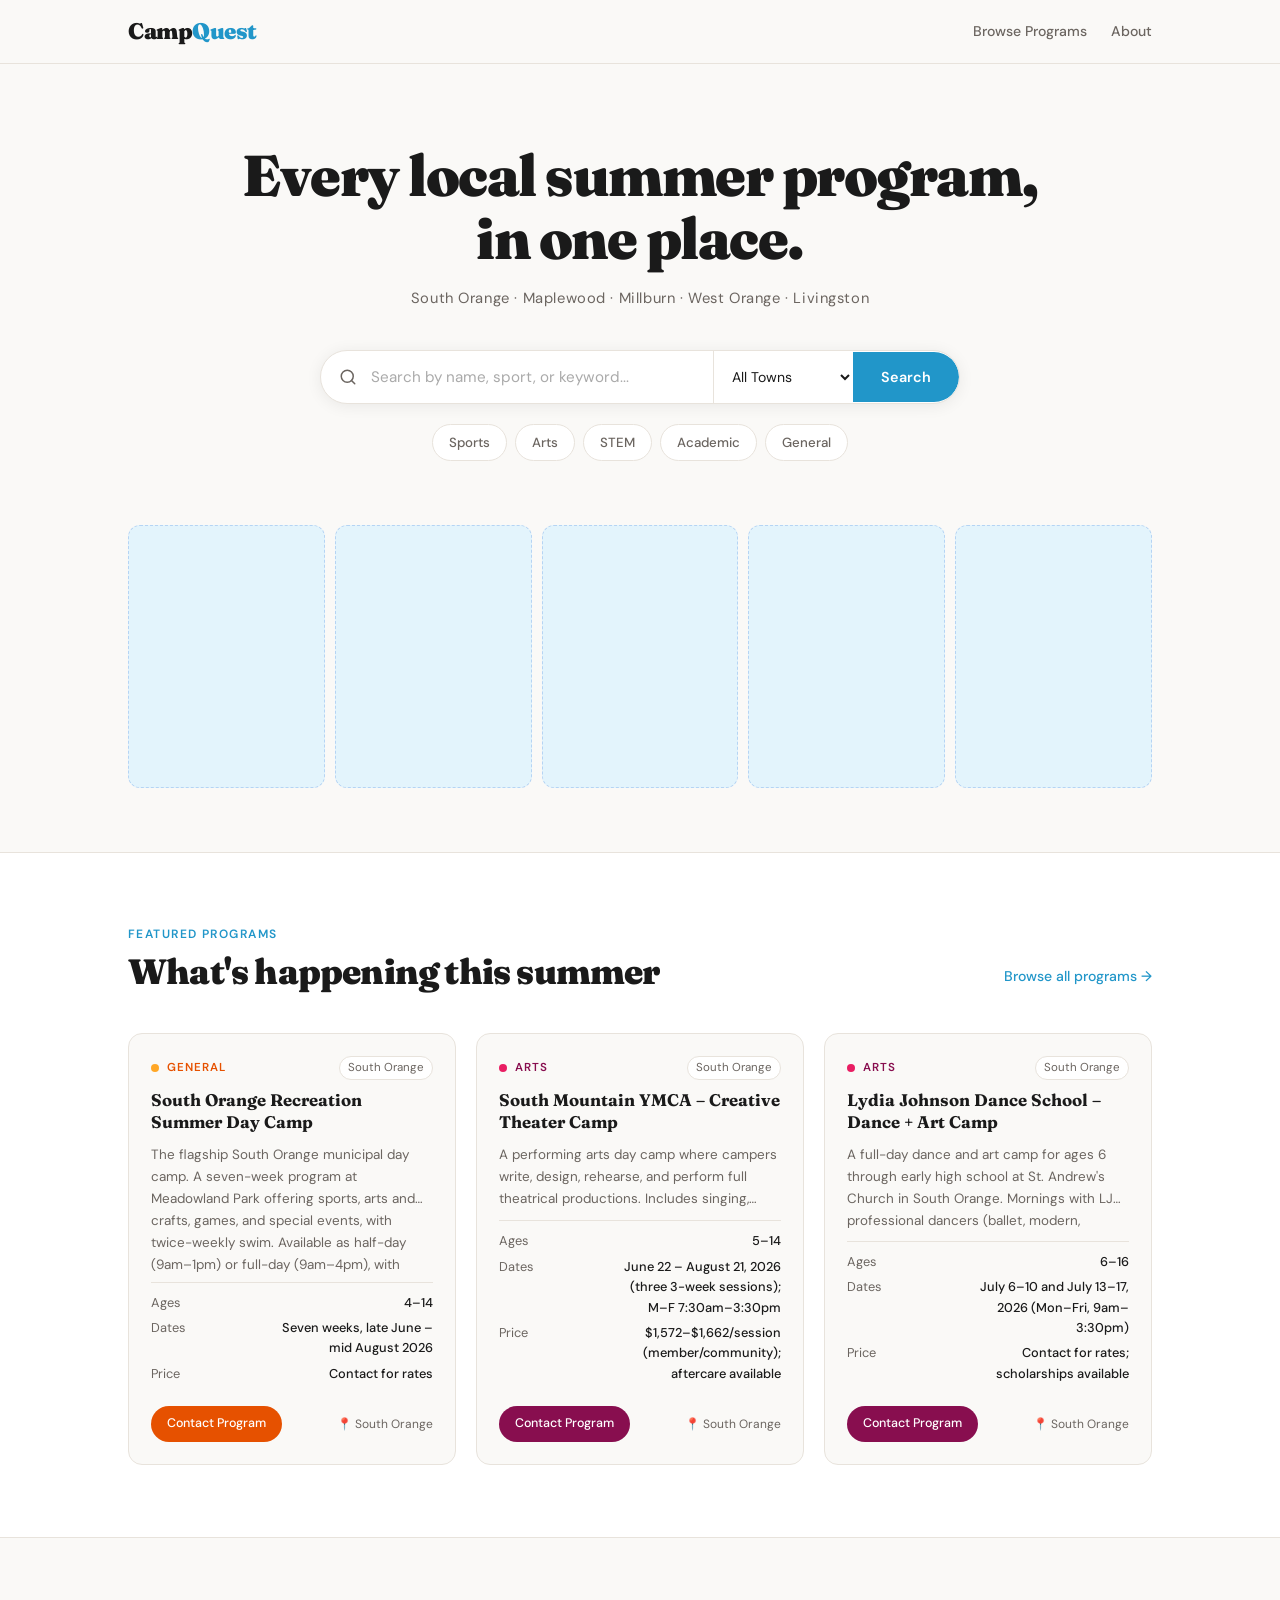
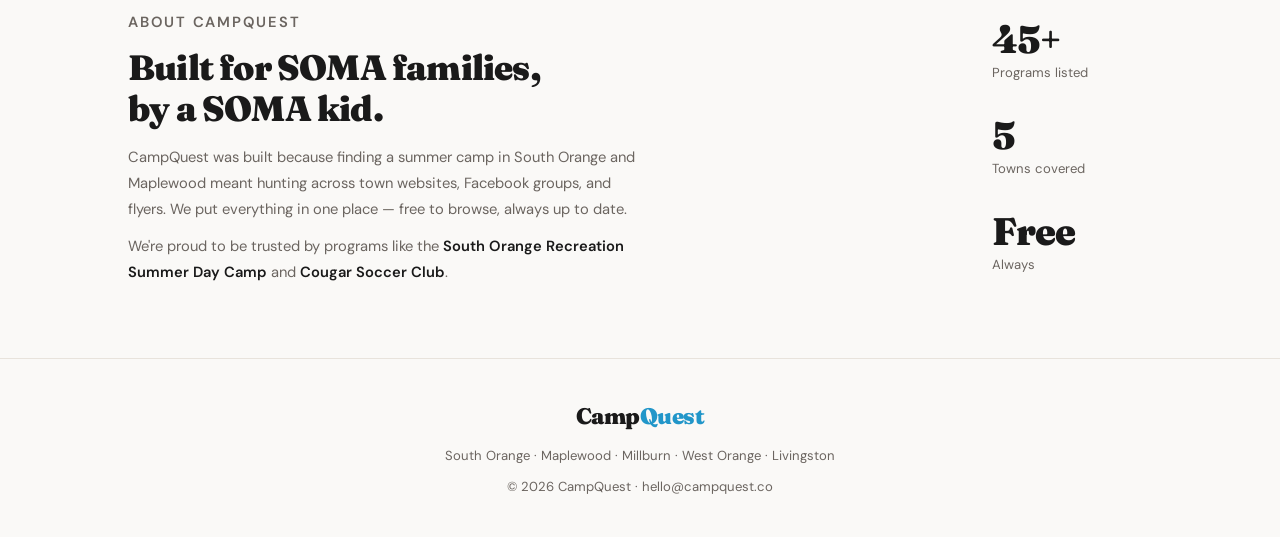
<file: index.html>
<!DOCTYPE html>
<html lang="en">
<head>
  <meta charset="UTF-8" />
  <meta name="viewport" content="width=device-width, initial-scale=1.0"/>
  <title>CampQuest — Every Local Summer Program, In One Place</title>
  <link href="https://fonts.googleapis.com/css2?family=Fraunces:ital,wght@0,400;0,700;0,900;1,400&family=DM+Sans:wght@300;400;500&display=swap" rel="stylesheet"/>
  <style>
:root {
  --cream: #faf9f7;
  --ink: #1a1a1a;
  --terra: #2196C9;
  --terra-light: #E3F4FC;
  --moss: #185FA5;
  --mid: #6b6560;
  --border: #e8e3dc;
  --card-radius: 14px;
  --nav-h: 64px;
}
*, *::before, *::after { box-sizing: border-box; margin: 0; padding: 0; }
html { scroll-behavior: smooth; }
body { font-family: 'DM Sans', sans-serif; background: var(--cream); color: var(--ink); font-size: 16px; line-height: 1.6; }

nav { position: sticky; top: 0; z-index: 100; background: var(--cream); border-bottom: 1px solid var(--border); height: var(--nav-h); }
.nav-inner { max-width: 1080px; margin: 0 auto; padding: 0 28px; height: 100%; display: flex; align-items: center; justify-content: space-between; }
.logo { font-family: 'Fraunces', serif; font-size: 1.4rem; font-weight: 900; color: var(--ink); text-decoration: none; letter-spacing: -0.5px; }
.logo span { color: var(--terra); }
.nav-links { display: flex; gap: 24px; align-items: center; }
.nav-links a { font-size: 0.88rem; font-weight: 500; color: var(--mid); text-decoration: none; transition: color 0.15s; }
.nav-links a:hover { color: var(--ink); }

.hero { max-width: 1080px; margin: 0 auto; padding: 80px 28px 64px; text-align: center; }
h1 { font-family: 'Fraunces', serif; font-size: clamp(2.4rem, 5vw, 3.6rem); font-weight: 900; line-height: 1.1; letter-spacing: -1.5px; color: var(--ink); margin-bottom: 16px; }
.hero-sub { font-size: 0.92rem; color: var(--mid); letter-spacing: 0.04em; margin-bottom: 40px; }

.hero-search { display: flex; justify-content: center; margin-bottom: 20px; }
.search-box { display: flex; align-items: center; width: 100%; max-width: 640px; background: white; border: 1.5px solid var(--border); border-radius: 50px; box-shadow: 0 2px 16px rgba(0,0,0,0.07); overflow: hidden; transition: box-shadow 0.2s, border-color 0.2s; }
.search-box:focus-within { border-color: var(--terra); box-shadow: 0 4px 24px rgba(33,150,201,0.12); }
.search-icon { margin-left: 18px; color: var(--mid); flex-shrink: 0; }
.search-box input { flex: 1; padding: 16px 14px; border: none; outline: none; font-family: 'DM Sans', sans-serif; font-size: 0.95rem; color: var(--ink); background: transparent; }
.search-box input::placeholder { color: #aaa; }
.search-box select { padding: 0 14px; border: none; border-left: 1px solid var(--border); outline: none; font-family: 'DM Sans', sans-serif; font-size: 0.88rem; color: var(--ink); background: transparent; cursor: pointer; height: 100%; min-width: 140px; }
.search-box button { padding: 16px 28px; background: var(--terra); color: white; border: none; font-family: 'DM Sans', sans-serif; font-size: 0.9rem; font-weight: 600; cursor: pointer; transition: background 0.15s; white-space: nowrap; border-radius: 0 50px 50px 0; }
.search-box button:hover { background: var(--moss); }

.hero-tags { display: flex; justify-content: center; flex-wrap: wrap; gap: 8px; }
.hero-tags span { padding: 7px 16px; background: white; border: 1px solid var(--border); border-radius: 50px; font-size: 0.83rem; font-weight: 500; cursor: pointer; color: var(--mid); transition: all 0.15s; }
.hero-tags span:hover { border-color: var(--terra); color: var(--terra); background: var(--terra-light); }

.photo-strip { display: grid; grid-template-columns: repeat(5, 1fr); gap: 10px; padding: 0 28px 64px; max-width: 1080px; margin: 0 auto; }
.photo-item { border-radius: 12px; aspect-ratio: 3/4; }
.photo-placeholder { background: var(--terra-light); border: 1.5px dashed #B5D4F4; }

.featured { background: white; padding: 72px 0; border-top: 1px solid var(--border); }
.section-inner { max-width: 1080px; margin: 0 auto; padding: 0 28px; }
.section-label { font-size: 0.75rem; font-weight: 600; letter-spacing: 0.12em; text-transform: uppercase; color: var(--terra); margin-bottom: 8px; }
.featured-header { display: flex; align-items: flex-end; justify-content: space-between; margin-bottom: 40px; }
.featured-header h2 { font-family: 'Fraunces', serif; font-size: clamp(1.6rem, 3vw, 2.2rem); font-weight: 900; letter-spacing: -0.8px; line-height: 1.15; }
.browse-link { font-size: 0.88rem; font-weight: 500; color: var(--terra); text-decoration: none; white-space: nowrap; padding-bottom: 4px; border-bottom: 1px solid transparent; transition: border-color 0.15s; }
.browse-link:hover { border-color: var(--terra); }

.cards-grid { display: grid; grid-template-columns: repeat(auto-fill, minmax(300px, 1fr)); gap: 20px; }
.camp-card { background: var(--cream); border: 1px solid var(--border); border-radius: var(--card-radius); padding: 22px; display: flex; flex-direction: column; gap: 10px; transition: box-shadow 0.2s, transform 0.2s; }
.camp-card:hover { transform: translateY(-3px); box-shadow: 0 8px 32px rgba(33,150,201,0.10); }
.card-top { display: flex; align-items: center; gap: 8px; }
.card-type-dot { width: 8px; height: 8px; border-radius: 50%; background: var(--card-dot, #999); flex-shrink: 0; }
.card-type { font-size: 0.72rem; font-weight: 600; letter-spacing: 0.08em; text-transform: uppercase; color: var(--card-accent, #555); }
.card-town { margin-left: auto; font-size: 0.72rem; color: var(--mid); background: white; padding: 2px 8px; border-radius: 20px; border: 1px solid var(--border); }
.card-name { font-family: 'Fraunces', serif; font-size: 1.05rem; font-weight: 700; color: var(--ink); line-height: 1.3; }
.card-desc { font-size: 0.84rem; color: var(--mid); line-height: 1.65; flex: 1; display: -webkit-box; -webkit-line-clamp: 3; -webkit-box-orient: vertical; overflow: hidden; }
.card-meta { display: flex; flex-direction: column; gap: 5px; padding: 10px 0; border-top: 1px solid var(--border); }
.meta-item { display: flex; justify-content: space-between; font-size: 0.8rem; }
.meta-label { color: var(--mid); }
.meta-val { font-weight: 500; color: var(--ink); text-align: right; max-width: 60%; }
.card-footer { display: flex; align-items: center; justify-content: space-between; gap: 8px; padding-top: 2px; }
.card-btn { display: inline-block; padding: 8px 16px; background: var(--card-accent, #333); color: white; border-radius: 50px; font-size: 0.78rem; font-weight: 500; text-decoration: none; transition: opacity 0.15s; }
.card-btn:hover { opacity: 0.85; }
.card-location { font-size: 0.75rem; color: var(--mid); }

.about-strip { padding: 72px 0; border-top: 1px solid var(--border); }
.about-inner { display: grid; grid-template-columns: 1fr auto; gap: 80px; align-items: center; }
.about-text h2 { font-family: 'Fraunces', serif; font-size: clamp(1.6rem, 3vw, 2.2rem); font-weight: 900; letter-spacing: -0.8px; line-height: 1.15; margin-bottom: 16px; }
.about-text p { font-size: 0.92rem; color: var(--mid); line-height: 1.75; max-width: 520px; margin-bottom: 12px; }
.about-text p:last-child { margin-bottom: 0; }
.about-text strong { color: var(--ink); font-weight: 600; }
.about-stats { display: flex; flex-direction: column; gap: 32px; min-width: 160px; }
.about-stat strong { display: block; font-family: 'Fraunces', serif; font-size: 2.4rem; font-weight: 900; color: var(--ink); line-height: 1; letter-spacing: -1px; }
.about-stat span { font-size: 0.82rem; color: var(--mid); }

footer { border-top: 1px solid var(--border); padding: 40px 0; }
.footer-inner { max-width: 1080px; margin: 0 auto; padding: 0 28px; display: flex; flex-direction: column; align-items: center; gap: 10px; text-align: center; }
.footer-inner p { font-size: 0.82rem; color: var(--mid); }
.footer-small a { color: var(--mid); text-decoration: none; }
.footer-small a:hover { color: var(--terra); }

.dir-header { padding: 56px 0 44px; border-bottom: 1px solid var(--border); }
.dir-header h1 { font-family: 'Fraunces', serif; font-size: 2.6rem; font-weight: 900; letter-spacing: -1.5px; margin-bottom: 6px; }
.dir-header p { color: var(--mid); font-size: 0.92rem; }
.filter-bar { background: white; border-bottom: 1px solid var(--border); padding: 14px 0; position: sticky; top: var(--nav-h); z-index: 50; }
.filter-inner { max-width: 1080px; margin: 0 auto; padding: 0 28px; display: flex; flex-wrap: wrap; gap: 10px; align-items: center; }
.filter-inner input, .filter-inner select { padding: 9px 14px; border: 1.5px solid var(--border); border-radius: 8px; font-family: 'DM Sans', sans-serif; font-size: 0.87rem; color: var(--ink); background: white; outline: none; transition: border-color 0.15s; min-width: 140px; }
.filter-inner input { flex: 1; min-width: 200px; }
.filter-inner input:focus, .filter-inner select:focus { border-color: var(--terra); }
#clearBtn { padding: 9px 18px; background: transparent; border: 1.5px solid var(--border); border-radius: 8px; font-family: 'DM Sans', sans-serif; font-size: 0.87rem; color: var(--mid); cursor: pointer; transition: all 0.15s; }
#clearBtn:hover { border-color: var(--terra); color: var(--terra); }
.dir-body { max-width: 1080px; margin: 0 auto; padding: 36px 28px 80px; }
.results-count { font-size: 0.85rem; color: var(--mid); margin-bottom: 22px; }
.no-results { text-align: center; color: var(--mid); padding: 80px 0; font-size: 0.95rem; }

@media (max-width: 768px) {
  .hero { padding: 56px 20px 44px; }
  h1 { letter-spacing: -1px; }
  .photo-strip { grid-template-columns: repeat(3, 1fr); padding: 0 20px 48px; }
  .photo-strip .photo-item:nth-child(4), .photo-strip .photo-item:nth-child(5) { display: none; }
  .about-inner { grid-template-columns: 1fr; gap: 40px; }
  .about-stats { flex-direction: row; min-width: unset; }
  .featured-header { flex-direction: column; align-items: flex-start; gap: 12px; }
  .search-box select { min-width: 110px; }
  .dir-header h1 { font-size: 2rem; }
}
@media (max-width: 480px) {
  .photo-strip { grid-template-columns: repeat(2, 1fr); }
  .photo-strip .photo-item:nth-child(3) { display: none; }
  .search-box { flex-wrap: wrap; border-radius: 16px; }
  .search-box select { border-left: none; border-top: 1px solid var(--border); width: 100%; }
  .search-box button { width: 100%; border-radius: 0 0 16px 16px; }
}
  </style>
</head>
<body>

  <!-- NAV -->
  <nav>
    <div class="nav-inner">
      <a href="index.html" class="logo">Camp<span>Quest</span></a>
      <div class="nav-links">
        <a href="directory.html">Browse Programs</a>
        <a href="#about">About</a>
      </div>
    </div>
  </nav>

  <!-- HERO -->
  <section class="hero">
    <div class="hero-content">
      <h1>Every local summer program,<br/>in one place.</h1>
      <p class="hero-sub">South Orange · Maplewood · Millburn · West Orange · Livingston</p>

      <div class="hero-search">
        <div class="search-box">
          <svg class="search-icon" xmlns="http://www.w3.org/2000/svg" width="18" height="18" viewBox="0 0 24 24" fill="none" stroke="currentColor" stroke-width="2" stroke-linecap="round" stroke-linejoin="round"><circle cx="11" cy="11" r="8"/><line x1="21" y1="21" x2="16.65" y2="16.65"/></svg>
          <input type="text" id="heroSearch" placeholder="Search by name, sport, or keyword..." />
          <select id="heroTown">
            <option value="">All Towns</option>
            <option value="South Orange">South Orange</option>
            <option value="Maplewood">Maplewood</option>
            <option value="Millburn">Millburn</option>
            <option value="West Orange">West Orange</option>
            <option value="Livingston">Livingston</option>
          </select>
          <button onclick="heroGo()">Search</button>
        </div>
      </div>

      <div class="hero-tags">
        <span onclick="goFilter('type','Sports')">Sports</span>
        <span onclick="goFilter('type','Arts')">Arts</span>
        <span onclick="goFilter('type','STEM')">STEM</span>
        <span onclick="goFilter('type','Academic')">Academic</span>
        <span onclick="goFilter('type','General')">General</span>
      </div>
    </div>
  </section>

  <!-- PHOTO STRIP -->
  <div class="photo-strip">
    <div class="photo-item photo-placeholder"></div>
    <div class="photo-item photo-placeholder"></div>
    <div class="photo-item photo-placeholder"></div>
    <div class="photo-item photo-placeholder"></div>
    <div class="photo-item photo-placeholder"></div>
  </div>

  <!-- FEATURED LISTINGS -->
  <section class="featured" id="about">
    <div class="section-inner">
      <div class="featured-header">
        <div>
          <p class="section-label">Featured programs</p>
          <h2>What's happening this summer</h2>
        </div>
        <a href="directory.html" class="browse-link">Browse all programs →</a>
      </div>
      <div class="cards-grid" id="featuredGrid"></div>
    </div>
  </section>

  <!-- ABOUT STRIP -->
  <section class="about-strip">
    <div class="section-inner about-inner">
      <div class="about-text">
        <p class="section-label">About CampQuest</p>
        <h2>Built for SOMA families,<br/>by a SOMA kid.</h2>
        <p>CampQuest was built because finding a summer camp in South Orange and Maplewood meant hunting across town websites, Facebook groups, and flyers. We put everything in one place — free to browse, always up to date.</p>
        <p>We're proud to be trusted by programs like the <strong>South Orange Recreation Summer Day Camp</strong> and <strong>Cougar Soccer Club</strong>.</p>
      </div>
      <div class="about-stats">
        <div class="about-stat">
          <strong>45+</strong>
          <span>Programs listed</span>
        </div>
        <div class="about-stat">
          <strong>5</strong>
          <span>Towns covered</span>
        </div>
        <div class="about-stat">
          <strong>Free</strong>
          <span>Always</span>
        </div>
      </div>
    </div>
  </section>

  <!-- FOOTER -->
  <footer>
    <div class="footer-inner">
      <a href="index.html" class="logo">Camp<span>Quest</span></a>
      <p>South Orange · Maplewood · Millburn · West Orange · Livingston</p>
      <p class="footer-small">© 2026 CampQuest · <a href="mailto:hello@campquest.co">hello@campquest.co</a></p>
    </div>
  </footer>

  <script src="data.js"></script>
  <script src="main.js"></script>
  <script>
    const grid = document.getElementById('featuredGrid');
    const featured = camps.filter(c => c.featured).slice(0, 3);
    featured.forEach(c => { grid.innerHTML += buildCard(c); });

    function heroGo() {
      const q = document.getElementById('heroSearch').value.trim();
      const t = document.getElementById('heroTown').value;
      let url = 'directory.html?';
      if (q) url += `q=${encodeURIComponent(q)}&`;
      if (t) url += `town=${encodeURIComponent(t)}`;
      window.location.href = url.replace(/[&?]$/, '') || 'directory.html';
    }

    function goFilter(key, val) {
      window.location.href = `directory.html?${key}=${encodeURIComponent(val)}`;
    }

    document.getElementById('heroSearch').addEventListener('keydown', e => {
      if (e.key === 'Enter') heroGo();
    });
  </script>
</body>
</html>
</file>
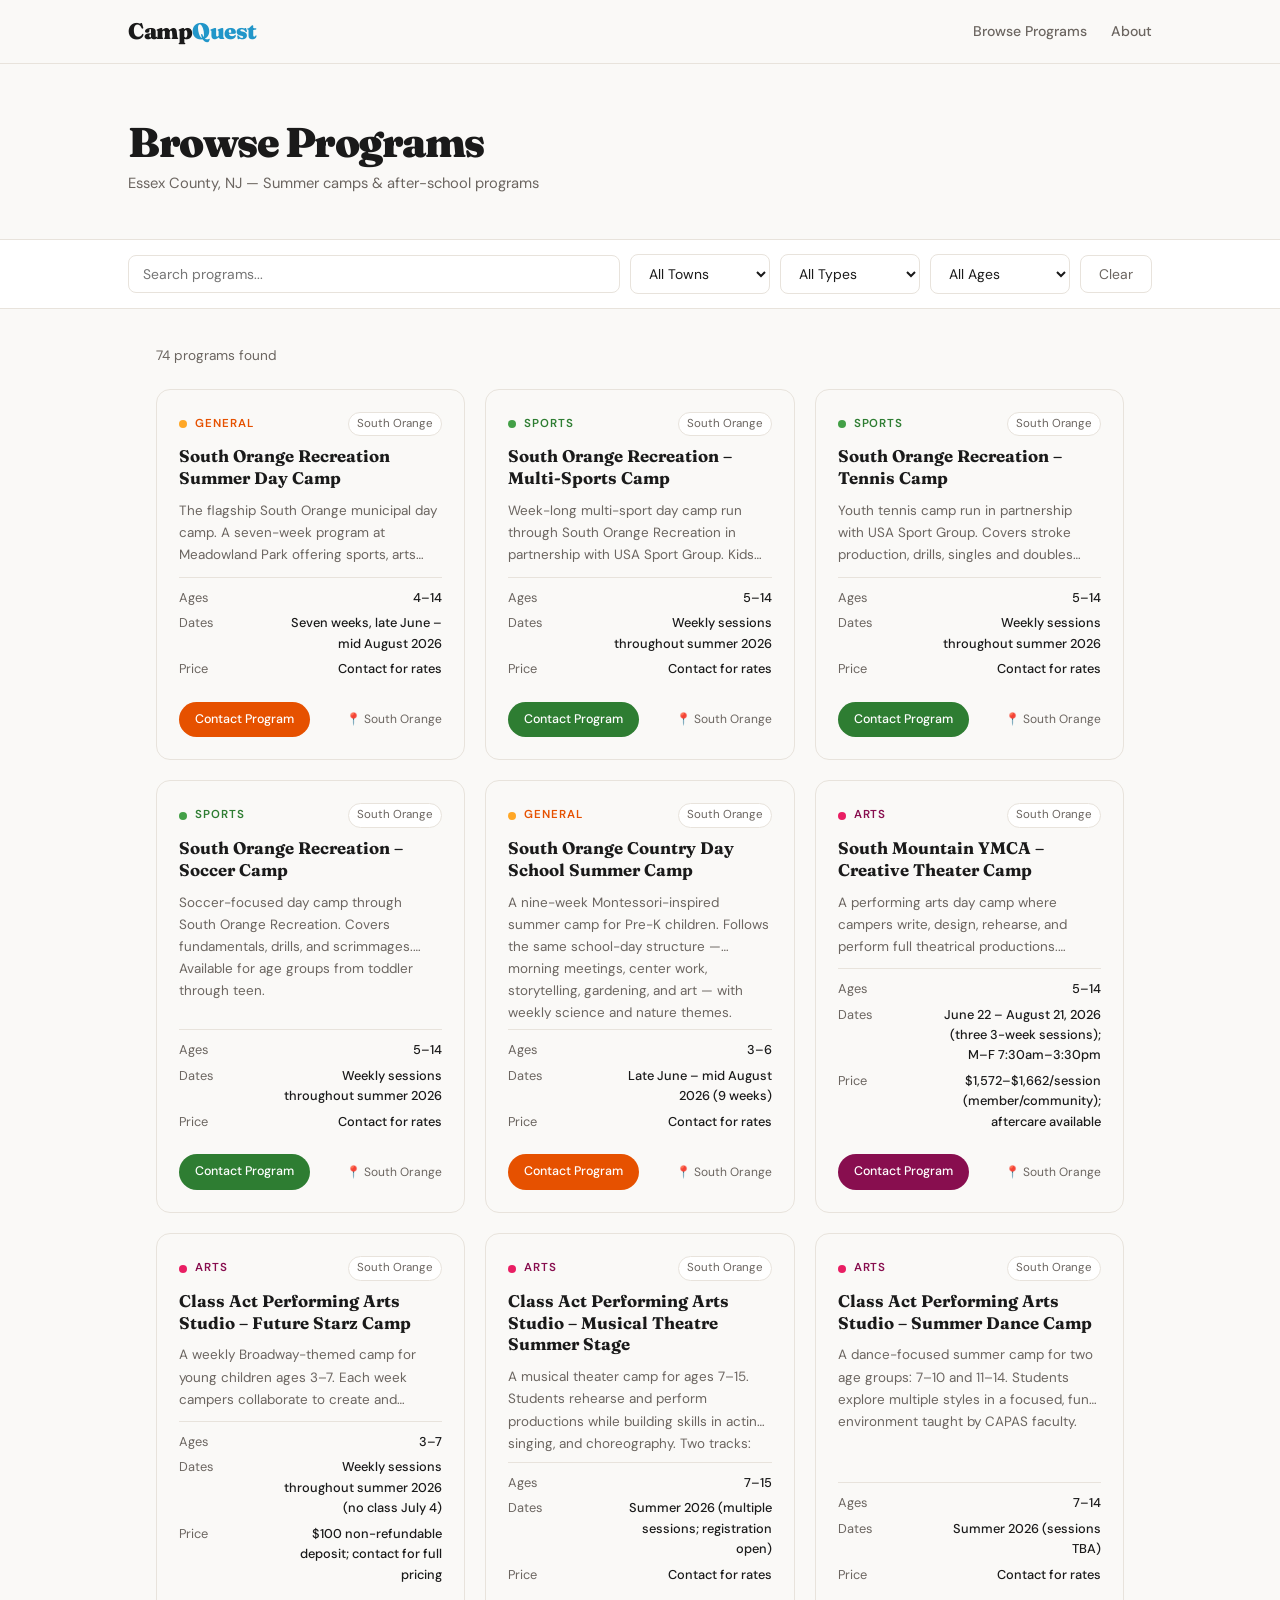
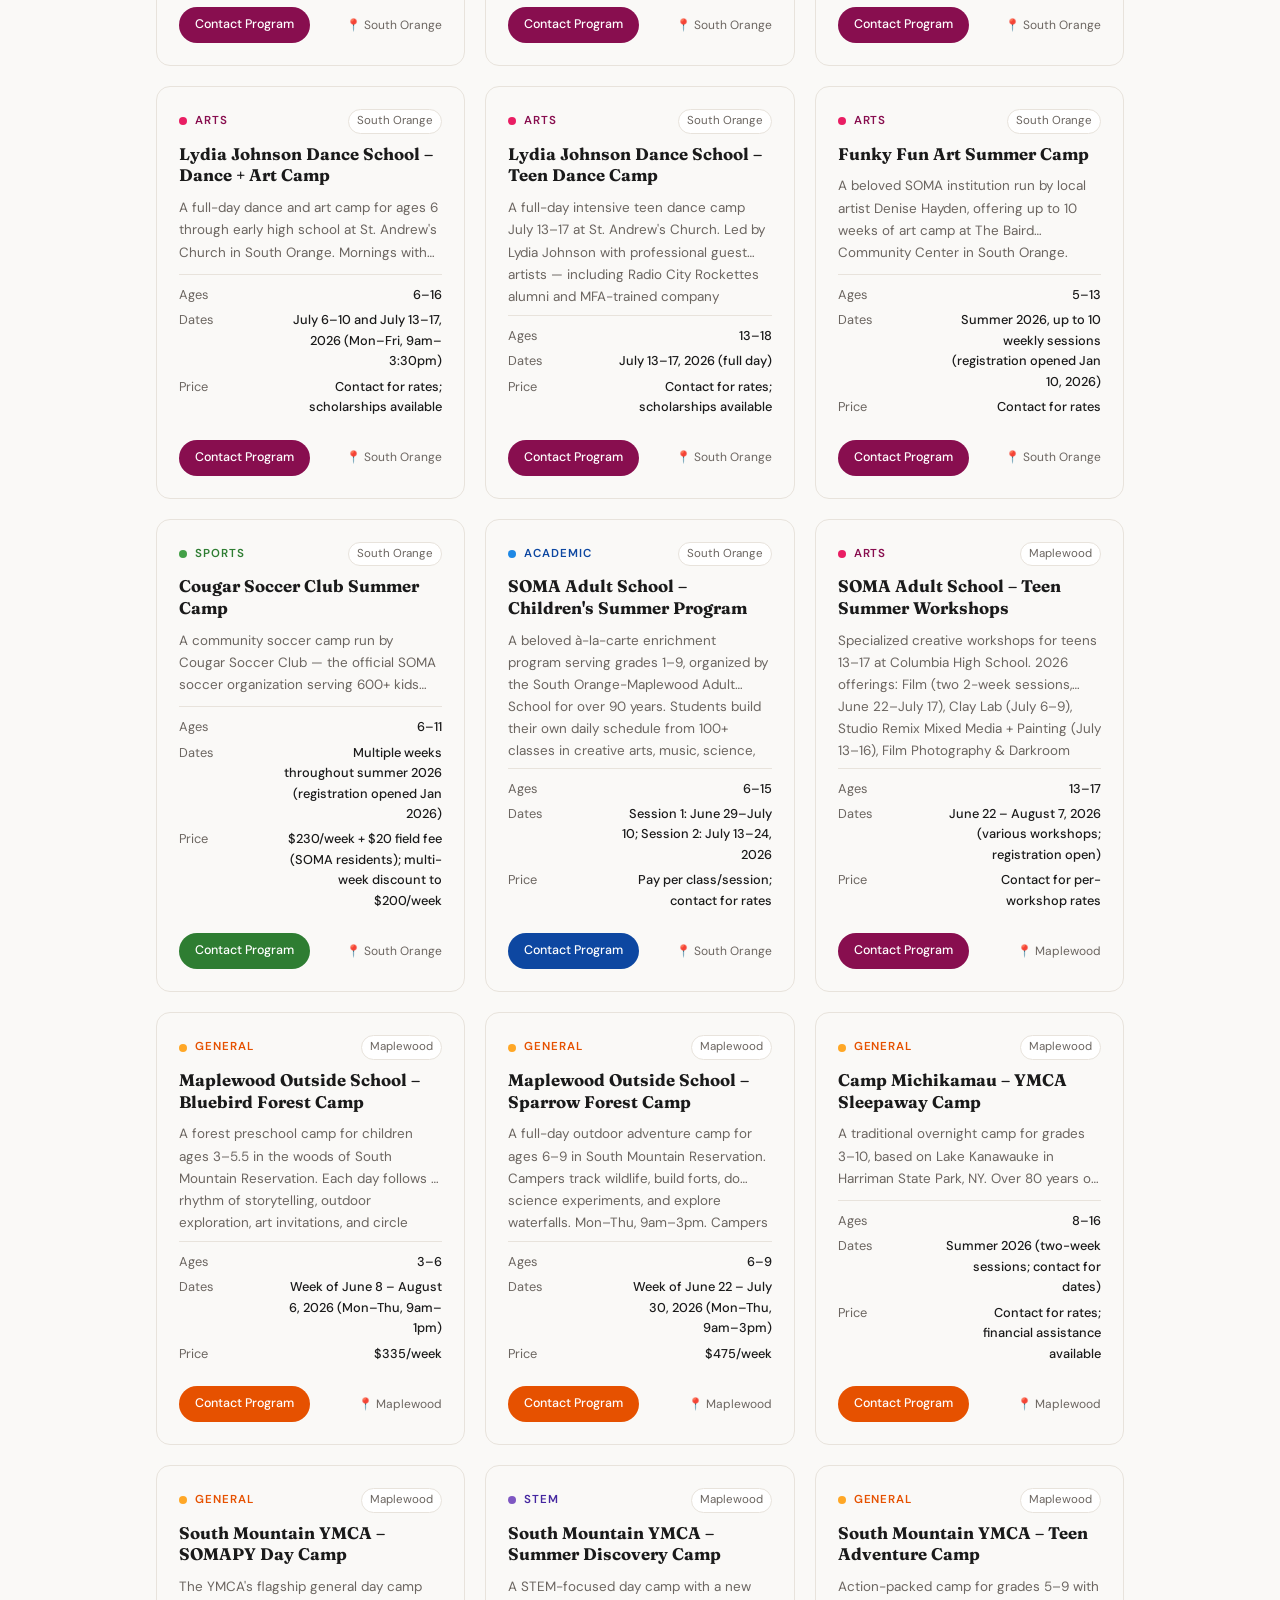
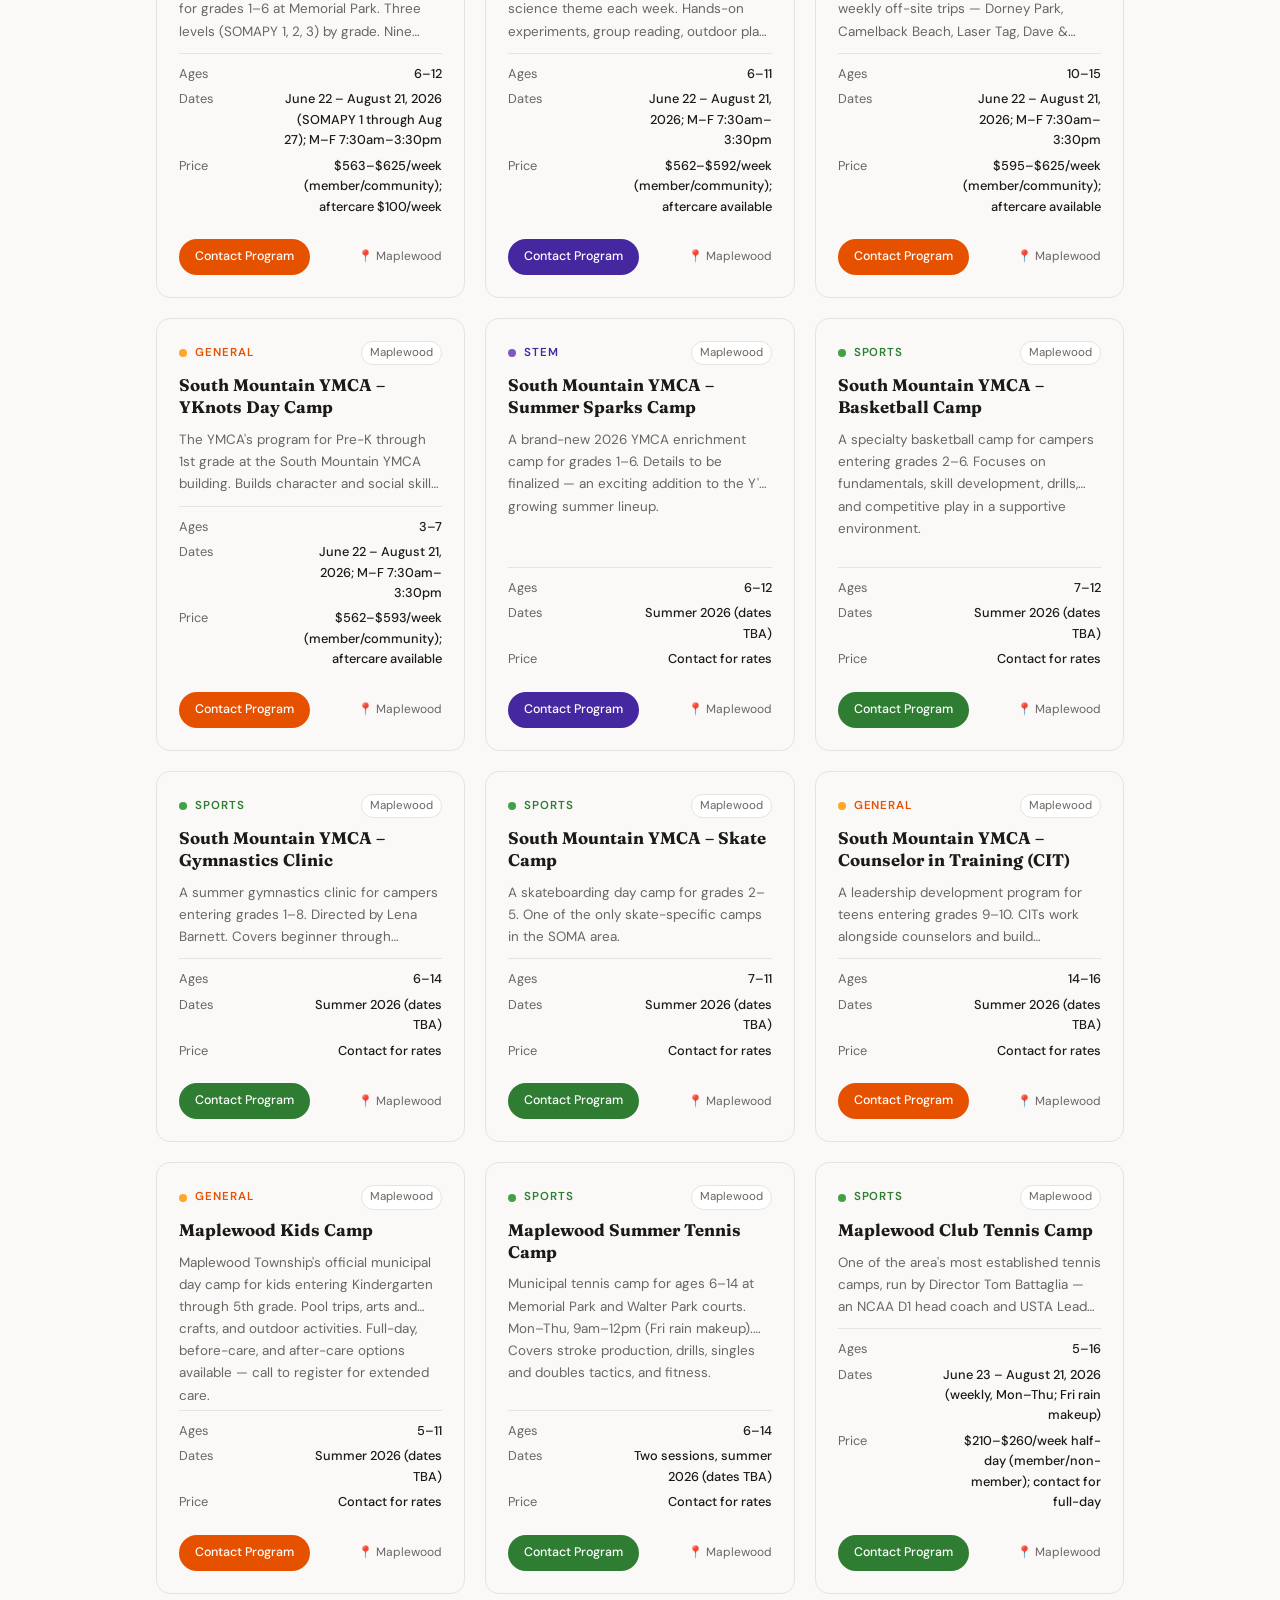
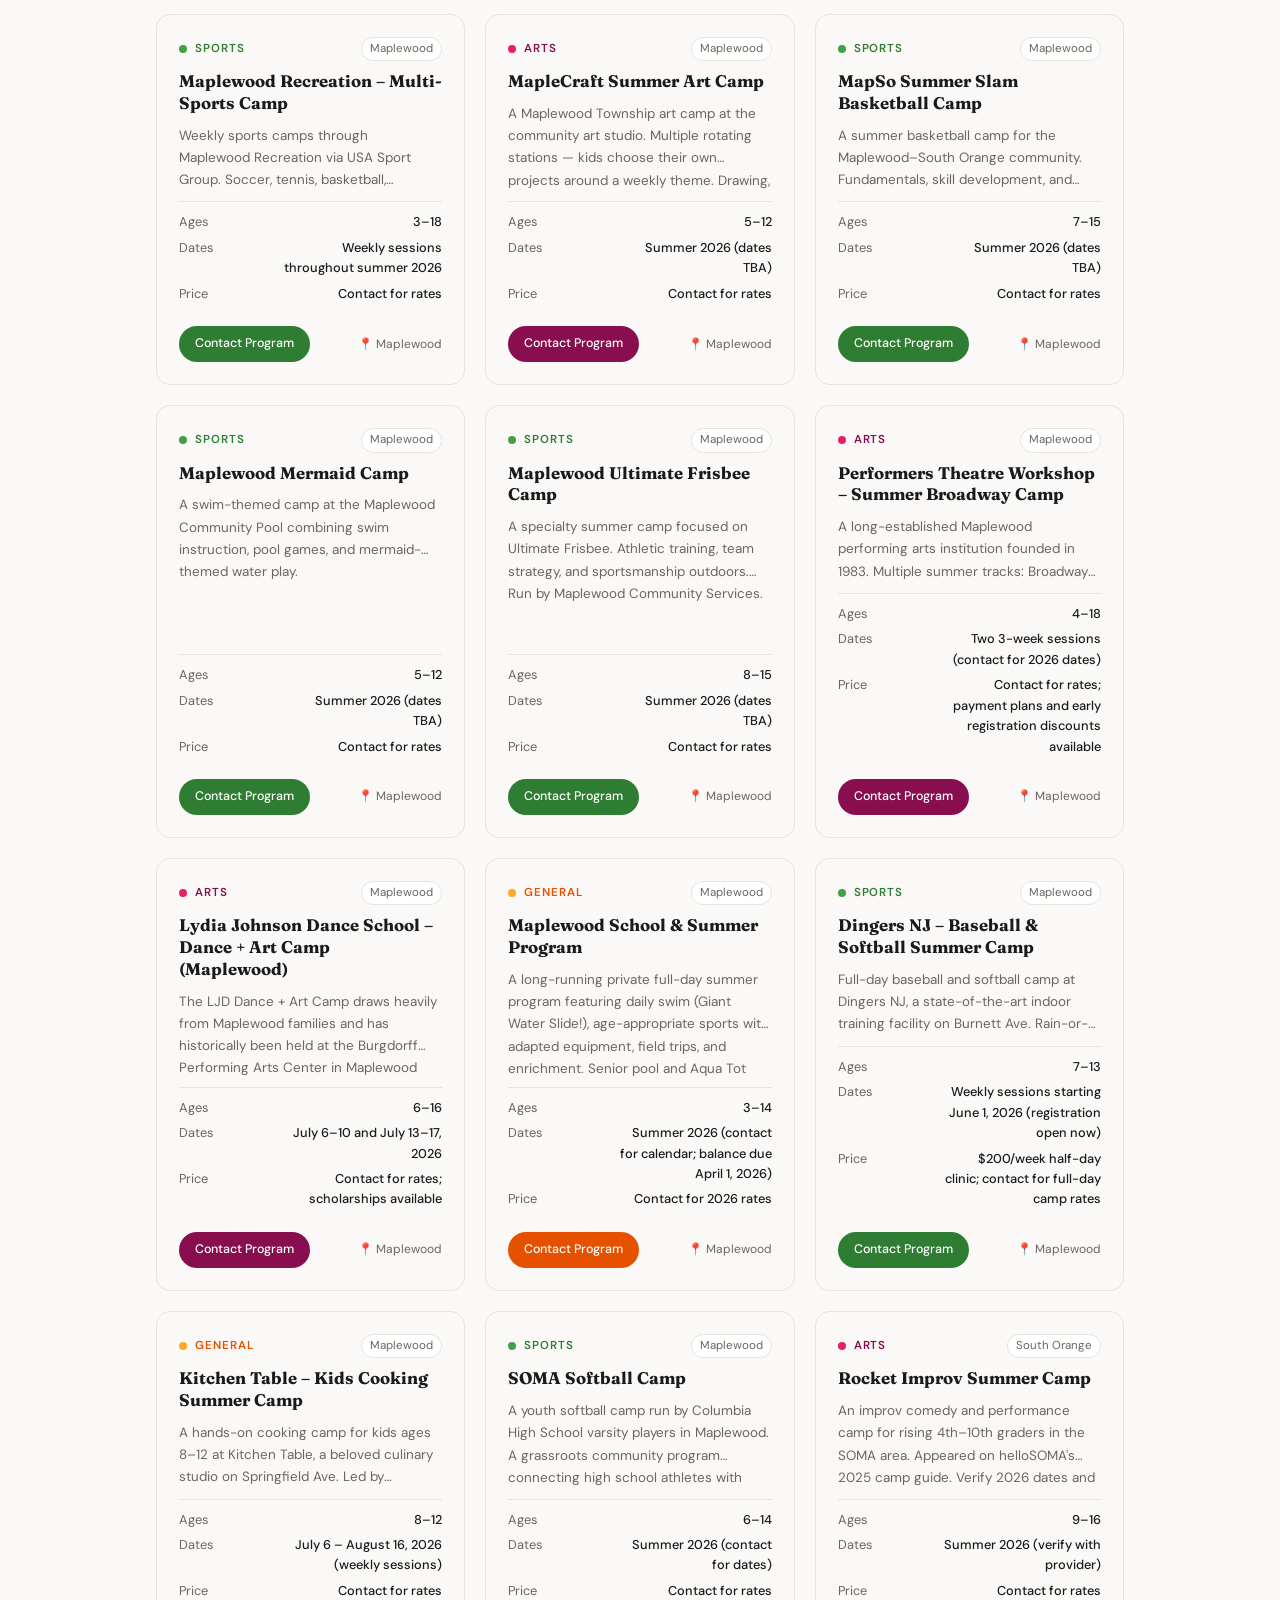
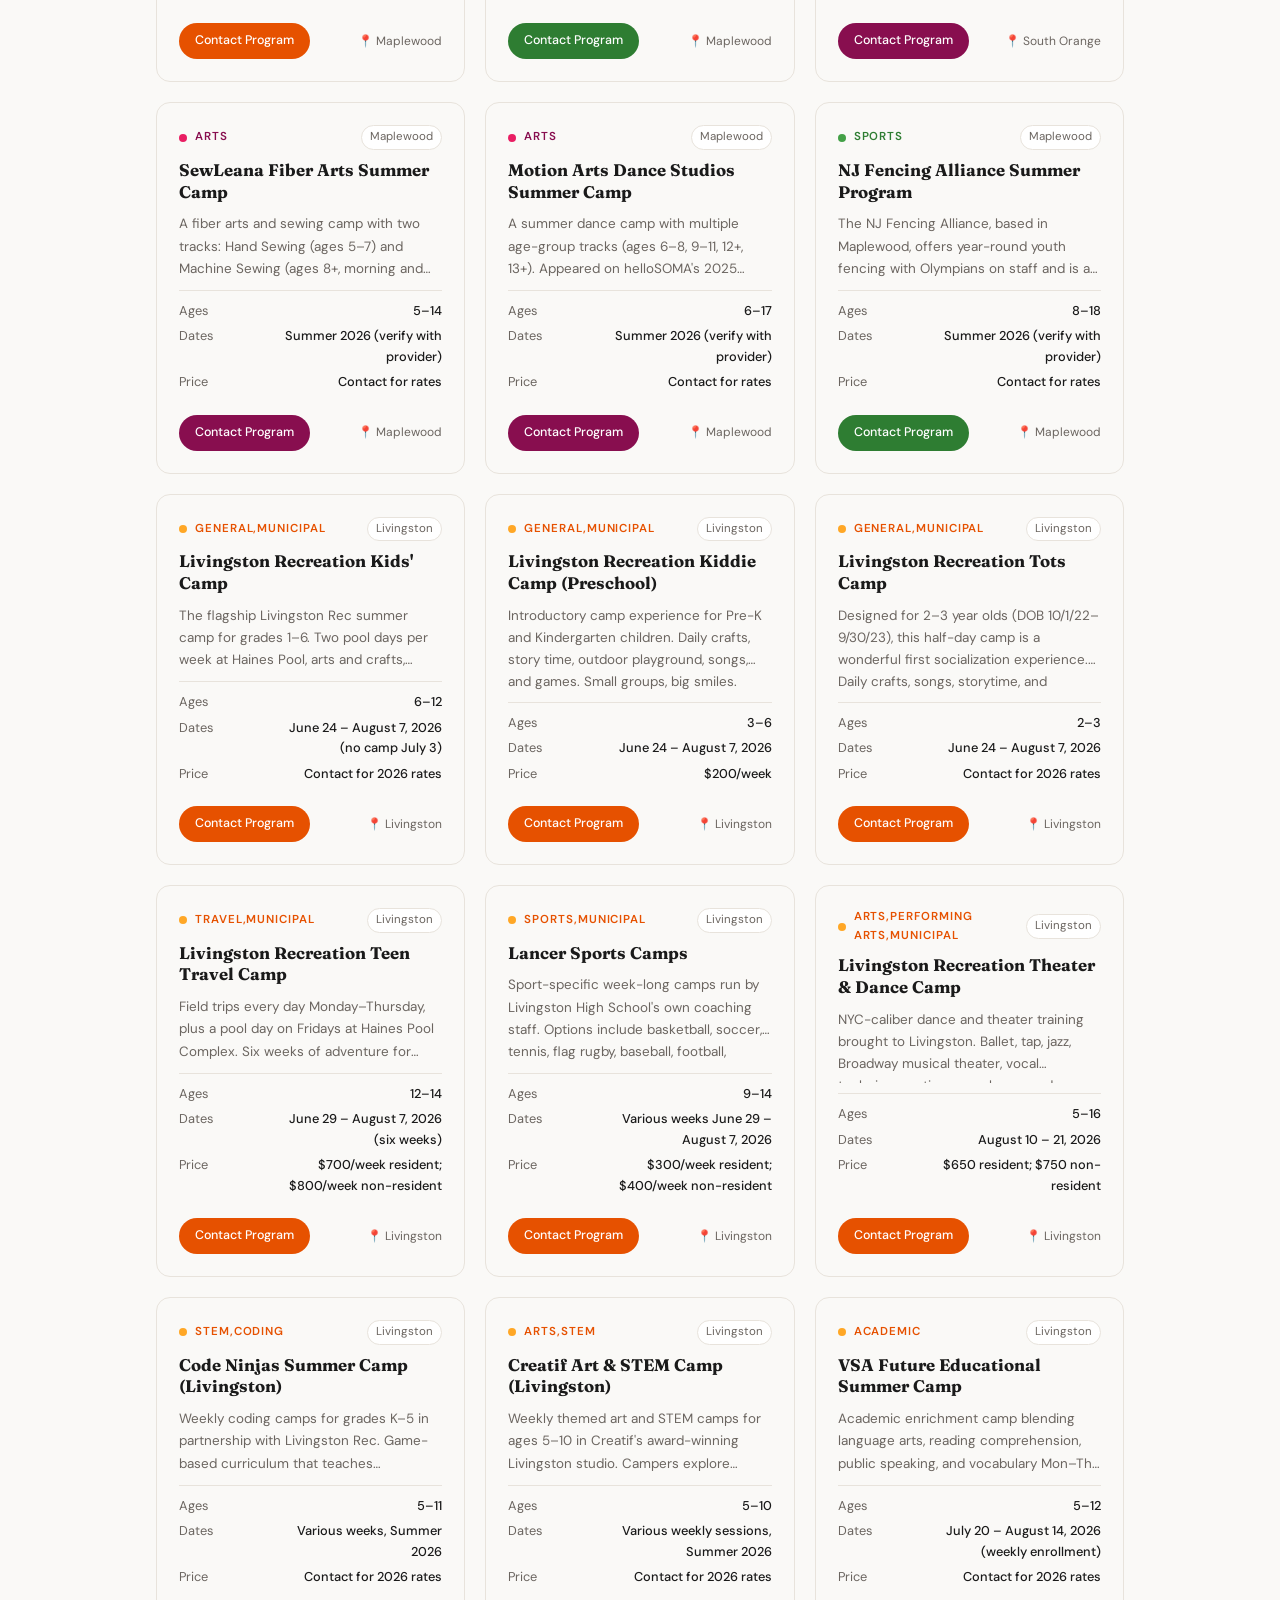
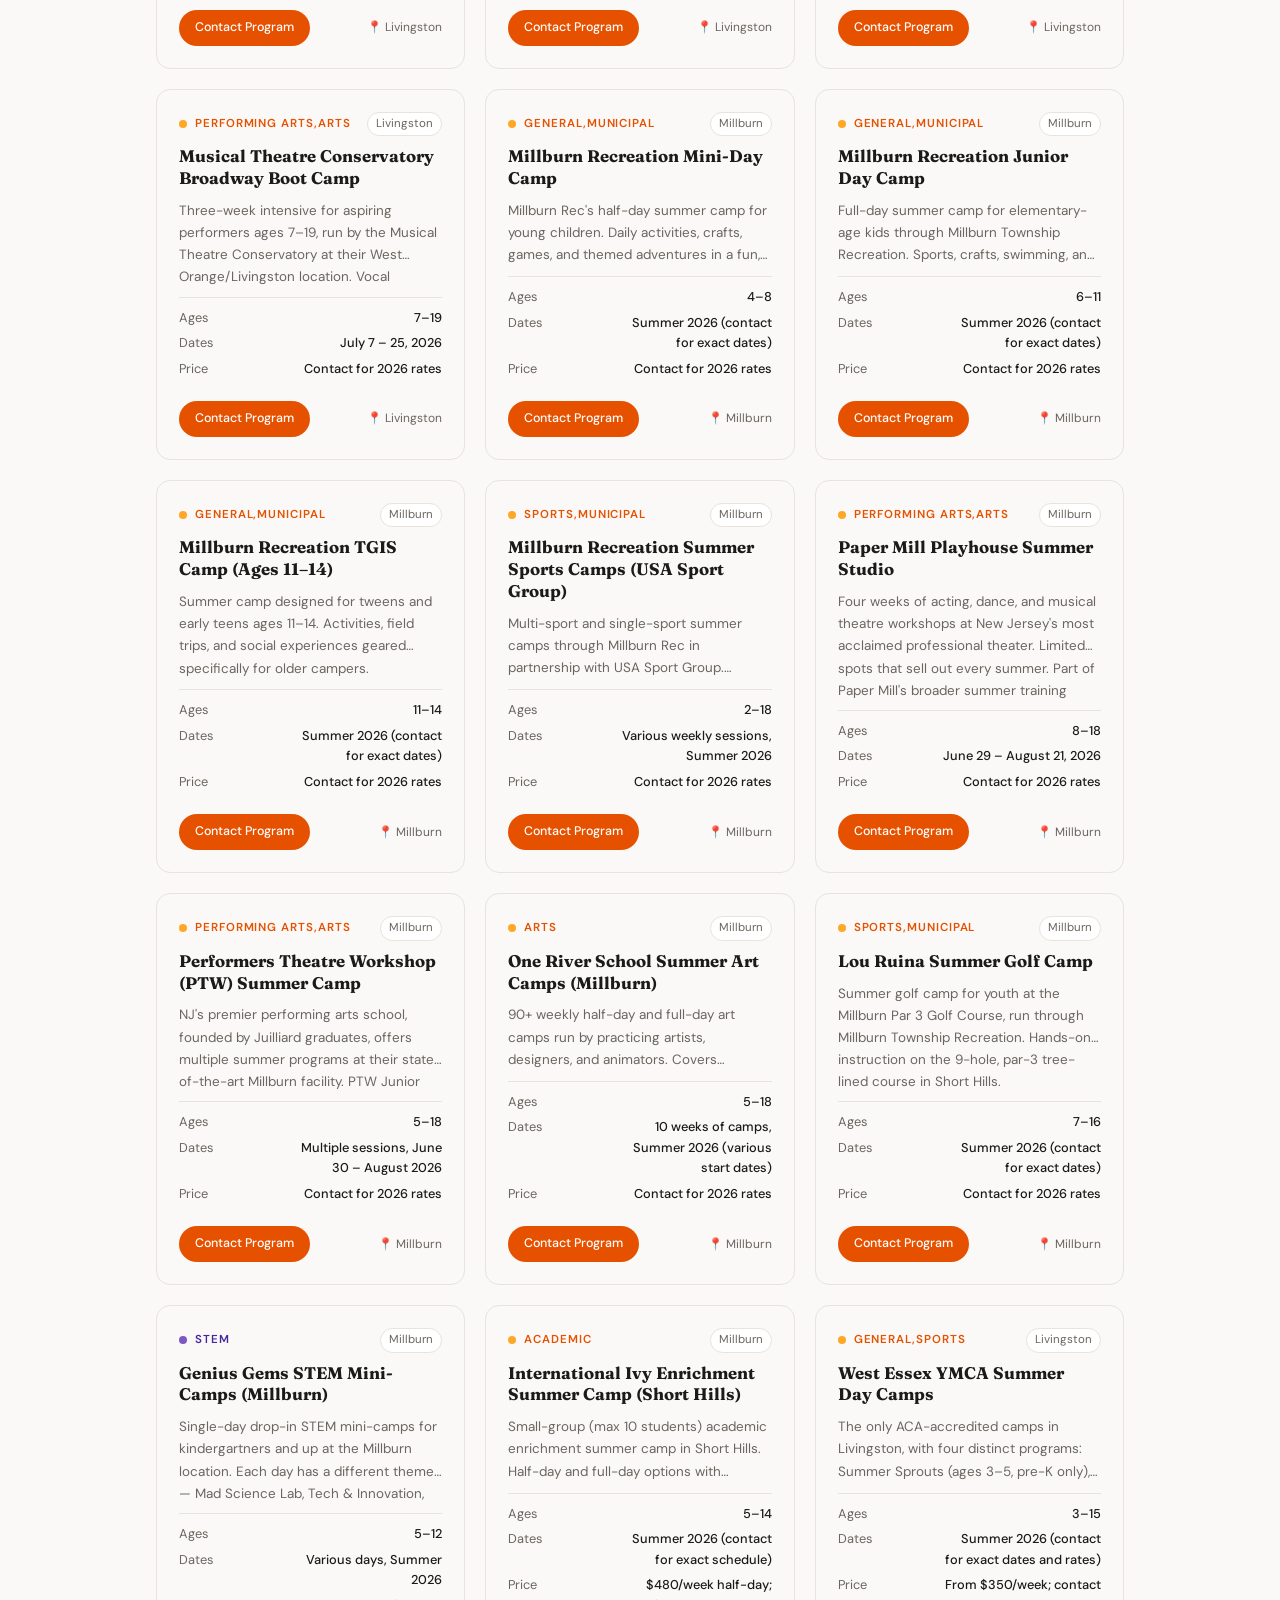
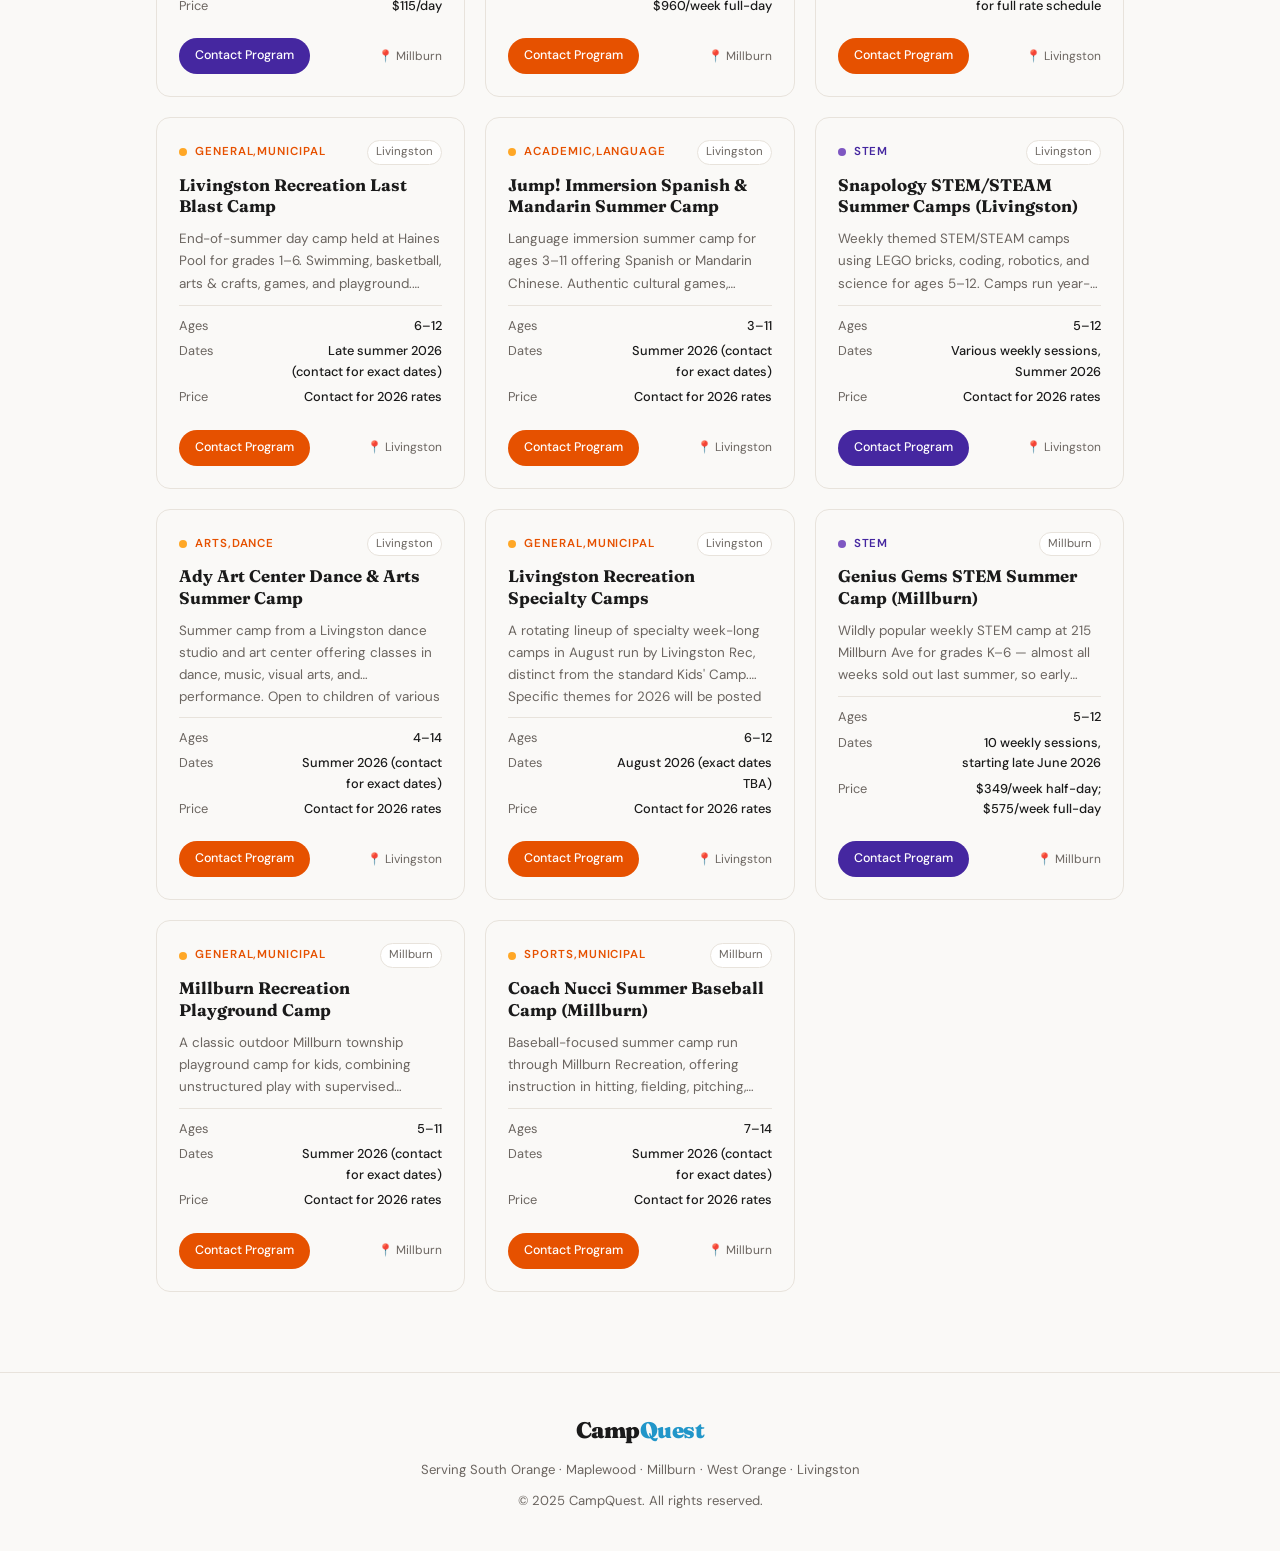
<file: directory.html>
<!DOCTYPE html>
<html lang="en">
<head>
  <meta charset="UTF-8" />
  <meta name="viewport" content="width=device-width, initial-scale=1.0"/>
  <title>Browse Programs — CampQuest</title>
  <link href="https://fonts.googleapis.com/css2?family=Fraunces:ital,wght@0,400;0,700;0,900;1,400&family=DM+Sans:wght@300;400;500&display=swap" rel="stylesheet"/>
  <link rel="stylesheet" href="style.css"/>
</head>
<body>

  <!-- NAV -->
  <nav>
    <div class="nav-inner">
      <a href="index.html" class="logo">Camp<span>Quest</span></a>
      <div class="nav-links">
        <a href="directory.html" class="active">Browse Programs</a>
        <a href="index.html#about">About</a>
      </div>
    </div>
  </nav>

  <!-- DIRECTORY HEADER -->
  <div class="dir-header">
    <div class="section-inner">
      <h1>Browse Programs</h1>
      <p>Essex County, NJ — Summer camps & after-school programs</p>
    </div>
  </div>

  <!-- SEARCH + FILTERS -->
  <div class="filter-bar">
    <div class="section-inner filter-inner">
      <input type="text" id="searchInput" placeholder="Search programs..." />
      <select id="filterTown">
        <option value="">All Towns</option>
        <option>South Orange</option>
        <option>Maplewood</option>
        <option>Millburn</option>
        <option>West Orange</option>
        <option>Livingston</option>
      </select>
      <select id="filterType">
        <option value="">All Types</option>
        <option>Sports</option>
        <option>Arts</option>
        <option>Academic</option>
        <option>STEM</option>
        <option>General</option>
      </select>
      <select id="filterAge">
        <option value="">All Ages</option>
        <option value="young">Ages 4–8</option>
        <option value="mid">Ages 9–13</option>
        <option value="teen">Ages 14+</option>
      </select>
      <button id="clearBtn" onclick="clearFilters()">Clear</button>
    </div>
  </div>

  <!-- RESULTS -->
  <div class="dir-body">
    <div class="section-inner">
      <p class="results-count" id="resultsCount"></p>
      <div class="cards-grid" id="directoryGrid"></div>
      <p class="no-results" id="noResults" style="display:none;">No programs match your search. Try adjusting your filters.</p>
    </div>
  </div>

  <!-- FOOTER -->
  <footer>
    <div class="footer-inner">
      <a href="index.html" class="logo">Camp<span>Quest</span></a>
      <p>Serving South Orange · Maplewood · Millburn · West Orange · Livingston</p>
      <p class="footer-small">© 2025 CampQuest. All rights reserved.</p>
    </div>
  </footer>

  <script src="data.js"></script>
  <script src="main.js"></script>
  <script>
    // Read URL params on load
    const params = new URLSearchParams(window.location.search);
    if (params.get('q')) document.getElementById('searchInput').value = params.get('q');
    if (params.get('type')) document.getElementById('filterType').value = params.get('type');
    if (params.get('town')) document.getElementById('filterTown').value = params.get('town');

    renderDirectory();

    ['searchInput','filterTown','filterType','filterAge'].forEach(id => {
      document.getElementById(id).addEventListener('input', renderDirectory);
      document.getElementById(id).addEventListener('change', renderDirectory);
    });

    function renderDirectory() {
      const q = document.getElementById('searchInput').value.toLowerCase();
      const town = document.getElementById('filterTown').value;
      const type = document.getElementById('filterType').value;
      const age = document.getElementById('filterAge').value;

      let results = camps.filter(c => {
        const matchQ = !q || c.name.toLowerCase().includes(q) || c.description.toLowerCase().includes(q) || c.tags.some(t => t.toLowerCase().includes(q));
        const matchTown = !town || c.town === town;
        const matchType = !type || c.type === type;
        const matchAge = !age || matchAgeFilter(c, age);
        return matchQ && matchTown && matchType && matchAge;
      });

      const grid = document.getElementById('directoryGrid');
      const count = document.getElementById('resultsCount');
      const none = document.getElementById('noResults');

      count.textContent = `${results.length} program${results.length !== 1 ? 's' : ''} found`;

      if (results.length === 0) {
        grid.innerHTML = '';
        none.style.display = 'block';
      } else {
        none.style.display = 'none';
        grid.innerHTML = results.map(c => buildCard(c)).join('');
      }
    }

    function matchAgeFilter(camp, filter) {
      const min = camp.ageMin;
      const max = camp.ageMax;
      if (filter === 'young') return min <= 8;
      if (filter === 'mid') return max >= 9 && min <= 13;
      if (filter === 'teen') return max >= 14;
      return true;
    }

    function clearFilters() {
      document.getElementById('searchInput').value = '';
      document.getElementById('filterTown').value = '';
      document.getElementById('filterType').value = '';
      document.getElementById('filterAge').value = '';
      renderDirectory();
    }
  </script>
</body>
</html>
</file>
<file: style.css>
/* ============================================
   CampQuest — style.css v3
   Aesthetic: clean, minimal, editorial
   Fonts: Fraunces (display) + DM Sans (body)
   Colors: Sky blue + white
============================================ */

:root {
  --cream: #faf9f7;
  --ink: #1a1a1a;
  --terra: #2196C9;
  --terra-light: #E3F4FC;
  --moss: #185FA5;
  --sun: #28A8E0;
  --mid: #6b6560;
  --border: #e8e3dc;
  --card-radius: 14px;
  --nav-h: 64px;
}

*, *::before, *::after { box-sizing: border-box; margin: 0; padding: 0; }
html { scroll-behavior: smooth; }

body {
  font-family: 'DM Sans', sans-serif;
  background: var(--cream);
  color: var(--ink);
  font-size: 16px;
  line-height: 1.6;
}

/* ─── NAV ─── */
nav {
  position: sticky;
  top: 0;
  z-index: 100;
  background: var(--cream);
  border-bottom: 1px solid var(--border);
  height: var(--nav-h);
}
.nav-inner {
  max-width: 1080px;
  margin: 0 auto;
  padding: 0 28px;
  height: 100%;
  display: flex;
  align-items: center;
  justify-content: space-between;
}
.logo {
  font-family: 'Fraunces', serif;
  font-size: 1.4rem;
  font-weight: 900;
  color: var(--ink);
  text-decoration: none;
  letter-spacing: -0.5px;
}
.logo span { color: var(--terra); }
.nav-links { display: flex; gap: 24px; align-items: center; }
.nav-links a {
  font-size: 0.88rem;
  font-weight: 500;
  color: var(--mid);
  text-decoration: none;
  transition: color 0.15s;
}
.nav-links a:hover { color: var(--ink); }

/* ─── HERO ─── */
.hero {
  max-width: 1080px;
  margin: 0 auto;
  padding: 80px 28px 64px;
  text-align: center;
}

h1 {
  font-family: 'Fraunces', serif;
  font-size: clamp(2.4rem, 5vw, 3.6rem);
  font-weight: 900;
  line-height: 1.1;
  letter-spacing: -1.5px;
  color: var(--ink);
  margin-bottom: 16px;
}

.hero-sub {
  font-size: 0.92rem;
  color: var(--mid);
  letter-spacing: 0.04em;
  margin-bottom: 40px;
}

/* Search box */
.hero-search {
  display: flex;
  justify-content: center;
  margin-bottom: 20px;
}
.search-box {
  display: flex;
  align-items: center;
  width: 100%;
  max-width: 640px;
  background: white;
  border: 1.5px solid var(--border);
  border-radius: 50px;
  box-shadow: 0 2px 16px rgba(0,0,0,0.07);
  overflow: hidden;
  transition: box-shadow 0.2s, border-color 0.2s;
}
.search-box:focus-within {
  border-color: var(--terra);
  box-shadow: 0 4px 24px rgba(33,150,201,0.12);
}
.search-icon {
  margin-left: 18px;
  color: var(--mid);
  flex-shrink: 0;
}
.search-box input {
  flex: 1;
  padding: 16px 14px;
  border: none;
  outline: none;
  font-family: 'DM Sans', sans-serif;
  font-size: 0.95rem;
  color: var(--ink);
  background: transparent;
}
.search-box input::placeholder { color: #aaa; }
.search-box select {
  padding: 0 14px;
  border: none;
  border-left: 1px solid var(--border);
  border-right: none;
  outline: none;
  font-family: 'DM Sans', sans-serif;
  font-size: 0.88rem;
  color: var(--ink);
  background: transparent;
  cursor: pointer;
  height: 100%;
  min-width: 140px;
}
.search-box button {
  padding: 16px 28px;
  background: var(--terra);
  color: white;
  border: none;
  font-family: 'DM Sans', sans-serif;
  font-size: 0.9rem;
  font-weight: 600;
  cursor: pointer;
  transition: background 0.15s;
  white-space: nowrap;
  border-radius: 0 50px 50px 0;
}
.search-box button:hover { background: var(--moss); }

/* Category tags */
.hero-tags {
  display: flex;
  justify-content: center;
  flex-wrap: wrap;
  gap: 8px;
}
.hero-tags span {
  padding: 7px 16px;
  background: white;
  border: 1px solid var(--border);
  border-radius: 50px;
  font-size: 0.83rem;
  font-weight: 500;
  cursor: pointer;
  color: var(--mid);
  transition: all 0.15s;
}
.hero-tags span:hover {
  border-color: var(--terra);
  color: var(--terra);
  background: var(--terra-light);
}

/* ─── PHOTO STRIP ─── */
.photo-strip {
  display: grid;
  grid-template-columns: repeat(5, 1fr);
  gap: 10px;
  padding: 0 28px 64px;
  max-width: 1080px;
  margin: 0 auto;
}
.photo-item {
  border-radius: 12px;
  overflow: hidden;
  aspect-ratio: 3/4;
}
.photo-placeholder {
  background: var(--terra-light);
  border: 1.5px dashed #B5D4F4;
}

/* ─── FEATURED SECTION ─── */
.featured {
  background: white;
  padding: 72px 0;
  border-top: 1px solid var(--border);
}
.section-inner {
  max-width: 1080px;
  margin: 0 auto;
  padding: 0 28px;
}
.section-label {
  font-size: 0.75rem;
  font-weight: 600;
  letter-spacing: 0.12em;
  text-transform: uppercase;
  color: var(--terra);
  margin-bottom: 8px;
}
.featured-header {
  display: flex;
  align-items: flex-end;
  justify-content: space-between;
  margin-bottom: 40px;
}
.featured-header h2 {
  font-family: 'Fraunces', serif;
  font-size: clamp(1.6rem, 3vw, 2.2rem);
  font-weight: 900;
  letter-spacing: -0.8px;
  line-height: 1.15;
}
.browse-link {
  font-size: 0.88rem;
  font-weight: 500;
  color: var(--terra);
  text-decoration: none;
  white-space: nowrap;
  padding-bottom: 4px;
  border-bottom: 1px solid transparent;
  transition: border-color 0.15s;
}
.browse-link:hover { border-color: var(--terra); }

/* ─── CAMP CARDS ─── */
.cards-grid {
  display: grid;
  grid-template-columns: repeat(auto-fill, minmax(300px, 1fr));
  gap: 20px;
}
.camp-card {
  background: var(--cream);
  border: 1px solid var(--border);
  border-radius: var(--card-radius);
  padding: 22px;
  display: flex;
  flex-direction: column;
  gap: 10px;
  transition: box-shadow 0.2s, transform 0.2s;
}
.camp-card:hover {
  transform: translateY(-3px);
  box-shadow: 0 8px 32px rgba(33,150,201,0.10);
}
.card-top {
  display: flex;
  align-items: center;
  gap: 8px;
}
.card-type-dot {
  width: 8px;
  height: 8px;
  border-radius: 50%;
  background: var(--card-dot, #999);
  flex-shrink: 0;
}
.card-type {
  font-size: 0.72rem;
  font-weight: 600;
  letter-spacing: 0.08em;
  text-transform: uppercase;
  color: var(--card-accent, #555);
}
.card-town {
  margin-left: auto;
  font-size: 0.72rem;
  color: var(--mid);
  background: white;
  padding: 2px 8px;
  border-radius: 20px;
  border: 1px solid var(--border);
}
.card-name {
  font-family: 'Fraunces', serif;
  font-size: 1.05rem;
  font-weight: 700;
  color: var(--ink);
  line-height: 1.3;
}
.card-desc {
  font-size: 0.84rem;
  color: var(--mid);
  line-height: 1.65;
  flex: 1;
  display: -webkit-box;
  -webkit-line-clamp: 3;
  -webkit-box-orient: vertical;
  overflow: hidden;
}
.card-meta {
  display: flex;
  flex-direction: column;
  gap: 5px;
  padding: 10px 0;
  border-top: 1px solid var(--border);
}
.meta-item {
  display: flex;
  justify-content: space-between;
  font-size: 0.8rem;
}
.meta-label { color: var(--mid); }
.meta-val { font-weight: 500; color: var(--ink); text-align: right; max-width: 60%; }
.card-footer {
  display: flex;
  align-items: center;
  justify-content: space-between;
  gap: 8px;
  padding-top: 2px;
}
.card-btn {
  display: inline-block;
  padding: 8px 16px;
  background: var(--card-accent, #333);
  color: white;
  border-radius: 50px;
  font-size: 0.78rem;
  font-weight: 500;
  text-decoration: none;
  transition: opacity 0.15s;
}
.card-btn:hover { opacity: 0.85; }
.card-location {
  font-size: 0.75rem;
  color: var(--mid);
}

/* ─── ABOUT STRIP ─── */
.about-strip {
  padding: 72px 0;
  border-top: 1px solid var(--border);
}
.about-inner {
  display: grid;
  grid-template-columns: 1fr auto;
  gap: 80px;
  align-items: center;
}
.about-text h2 {
  font-family: 'Fraunces', serif;
  font-size: clamp(1.6rem, 3vw, 2.2rem);
  font-weight: 900;
  letter-spacing: -0.8px;
  line-height: 1.15;
  margin-bottom: 16px;
}
.about-text p {
  font-size: 0.92rem;
  color: var(--mid);
  line-height: 1.75;
  max-width: 520px;
  margin-bottom: 12px;
}
.about-text p:last-child { margin-bottom: 0; }
.about-text strong { color: var(--ink); font-weight: 600; }
.about-stats {
  display: flex;
  flex-direction: column;
  gap: 32px;
  min-width: 160px;
}
.about-stat strong {
  display: block;
  font-family: 'Fraunces', serif;
  font-size: 2.4rem;
  font-weight: 900;
  color: var(--ink);
  line-height: 1;
  letter-spacing: -1px;
}
.about-stat span {
  font-size: 0.82rem;
  color: var(--mid);
}

/* ─── FOOTER ─── */
footer {
  border-top: 1px solid var(--border);
  padding: 40px 0;
}
.footer-inner {
  max-width: 1080px;
  margin: 0 auto;
  padding: 0 28px;
  display: flex;
  flex-direction: column;
  align-items: center;
  gap: 10px;
  text-align: center;
}
.footer-inner p { font-size: 0.82rem; color: var(--mid); }
.footer-small a { color: var(--mid); text-decoration: none; }
.footer-small a:hover { color: var(--terra); }

/* ─── DIRECTORY PAGE ─── */
.dir-header {
  padding: 56px 0 44px;
  border-bottom: 1px solid var(--border);
}
.dir-header h1 {
  font-family: 'Fraunces', serif;
  font-size: 2.6rem;
  font-weight: 900;
  letter-spacing: -1.5px;
  margin-bottom: 6px;
}
.dir-header p { color: var(--mid); font-size: 0.92rem; }

.filter-bar {
  background: white;
  border-bottom: 1px solid var(--border);
  padding: 14px 0;
  position: sticky;
  top: var(--nav-h);
  z-index: 50;
}
.filter-inner {
  max-width: 1080px;
  margin: 0 auto;
  padding: 0 28px;
  display: flex;
  flex-wrap: wrap;
  gap: 10px;
  align-items: center;
}
.filter-inner input,
.filter-inner select {
  padding: 9px 14px;
  border: 1.5px solid var(--border);
  border-radius: 8px;
  font-family: 'DM Sans', sans-serif;
  font-size: 0.87rem;
  color: var(--ink);
  background: white;
  outline: none;
  transition: border-color 0.15s;
  min-width: 140px;
}
.filter-inner input { flex: 1; min-width: 200px; }
.filter-inner input:focus,
.filter-inner select:focus { border-color: var(--terra); }
#clearBtn {
  padding: 9px 18px;
  background: transparent;
  border: 1.5px solid var(--border);
  border-radius: 8px;
  font-family: 'DM Sans', sans-serif;
  font-size: 0.87rem;
  color: var(--mid);
  cursor: pointer;
  transition: all 0.15s;
}
#clearBtn:hover { border-color: var(--terra); color: var(--terra); }

.dir-body {
  max-width: 1080px;
  margin: 0 auto;
  padding: 36px 28px 80px;
}
.results-count {
  font-size: 0.85rem;
  color: var(--mid);
  margin-bottom: 22px;
}
.no-results {
  text-align: center;
  color: var(--mid);
  padding: 80px 0;
  font-size: 0.95rem;
}

/* ─── RESPONSIVE ─── */
@media (max-width: 768px) {
  .hero { padding: 56px 20px 44px; }
  h1 { letter-spacing: -1px; }
  .photo-strip {
    grid-template-columns: repeat(3, 1fr);
    padding: 0 20px 48px;
  }
  .photo-strip .photo-item:nth-child(4),
  .photo-strip .photo-item:nth-child(5) { display: none; }
  .about-inner {
    grid-template-columns: 1fr;
    gap: 40px;
  }
  .about-stats { flex-direction: row; min-width: unset; }
  .featured-header { flex-direction: column; align-items: flex-start; gap: 12px; }
  .search-box select { min-width: 110px; }
  .dir-header h1 { font-size: 2rem; }
}

@media (max-width: 480px) {
  .photo-strip { grid-template-columns: repeat(2, 1fr); }
  .photo-strip .photo-item:nth-child(3) { display: none; }
  .search-box { flex-wrap: wrap; border-radius: 16px; }
  .search-box select { border-left: none; border-top: 1px solid var(--border); width: 100%; }
  .search-box button { width: 100%; border-radius: 0 0 16px 16px; }
}
</file>
